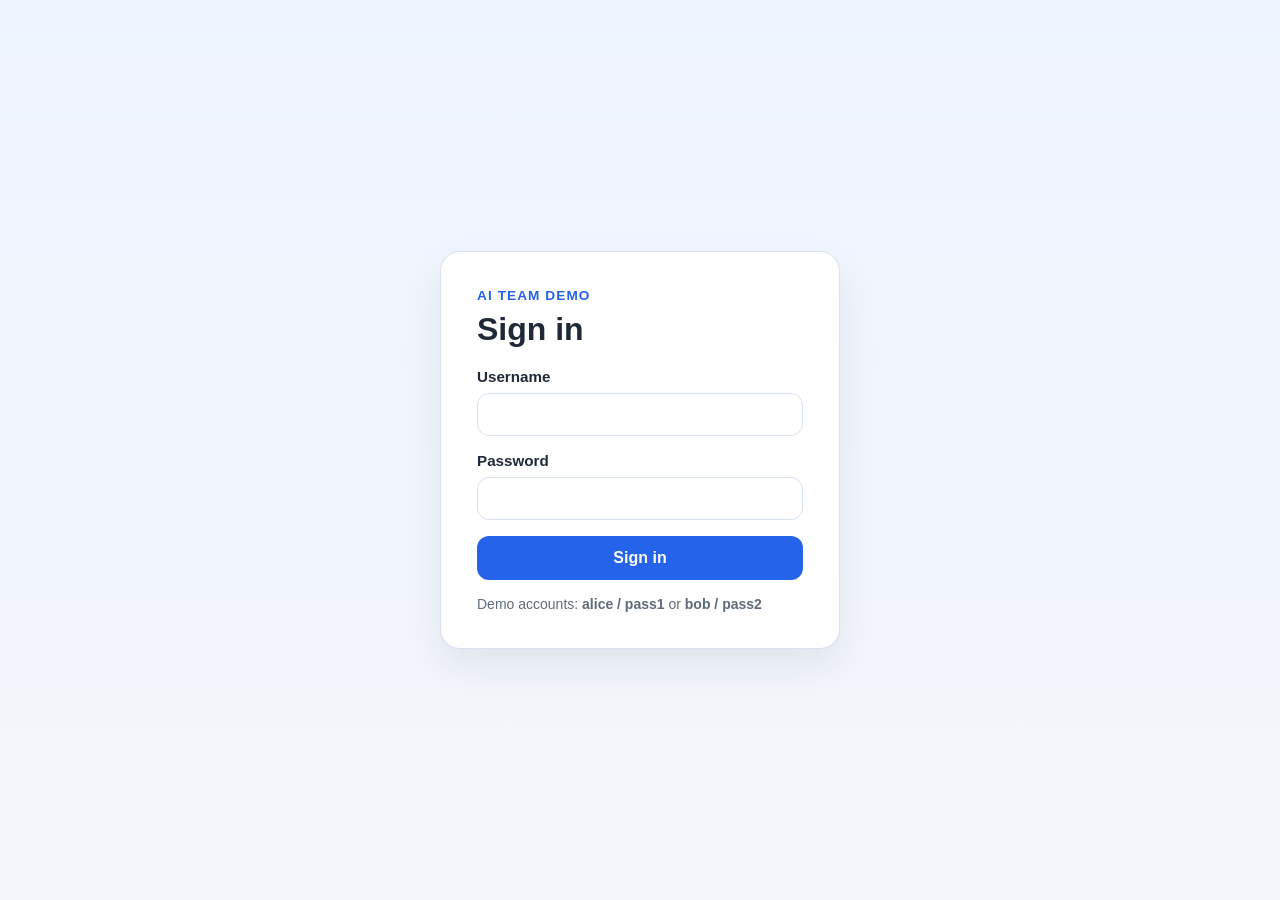
<file: prj/ai-team-demo/index.html>
<!DOCTYPE html>
<html lang="en">
  <head>
    <meta charset="UTF-8" />
    <meta name="viewport" content="width=device-width, initial-scale=1.0" />
    <title>AI Team Demo</title>
    <link rel="stylesheet" href="./styles.css" />
  </head>
  <body>
    <!-- Auth screen -->
    <div id="auth-screen" class="auth-screen hidden">
      <div class="auth-card">
        <p class="eyebrow">AI Team Demo</p>
        <h1>Sign in</h1>
        <form id="login-form" class="auth-form">
          <label>
            Username
            <input id="login-username" name="username" type="text" autocomplete="username" required />
          </label>
          <label>
            Password
            <input id="login-password" name="password" type="password" autocomplete="current-password" required />
          </label>
          <p id="login-error" class="auth-error hidden">Invalid username or password.</p>
          <button type="submit">Sign in</button>
        </form>
        <p class="auth-hint">Demo accounts: <strong>alice / pass1</strong> or <strong>bob / pass2</strong></p>
      </div>
    </div>

    <main class="page hidden">
      <section class="hero">
        <div class="hero-top">
          <div>
            <p class="eyebrow">Demo project</p>
            <h1>AI-supported team delivery board</h1>
          </div>
          <div class="user-bar">
            <span id="user-label" class="user-name"></span>
            <button id="logout-btn" type="button" class="btn-ghost">Sign out</button>
          </div>
        </div>
        <p class="hero-copy">
          A small web demo that shows how a team can capture work items, assign
          ownership, and keep AI-generated work visible and reviewable.
        </p>
      </section>

      <section class="panel controls">
        <div>
          <h2>Add a work item</h2>
          <p>Create a simple task card for the team board.</p>
        </div>
        <form id="task-form" class="task-form">
          <label>
            Title
            <input id="task-title" name="title" type="text" maxlength="60" required />
          </label>
          <label>
            Owner
            <select id="task-owner" name="owner">
              <option value="Human">Human</option>
              <option value="AI">AI</option>
              <option value="Shared">Shared</option>
            </select>
          </label>
          <label>
            Status
            <select id="task-status" name="status">
              <option value="Planned">Planned</option>
              <option value="In Progress">In Progress</option>
              <option value="Ready for Review">Ready for Review</option>
            </select>
          </label>
          <button type="submit">Add item</button>
        </form>
      </section>

      <section class="panel">
        <div class="panel-heading">
          <div>
            <h2>Board</h2>
            <p>Reviewable work with explicit ownership and status.</p>
          </div>
          <div class="board-controls">
            <label class="filter">
              Search
              <input id="search-input" type="search" placeholder="Search tasks…" />
            </label>
            <label class="filter">
              Filter
              <select id="status-filter">
                <option value="All">All</option>
                <option value="Planned">Planned</option>
                <option value="In Progress">In Progress</option>
                <option value="Ready for Review">Ready for Review</option>
              </select>
            </label>
          </div>
        </div>
        <div id="task-list" class="task-list" aria-live="polite"></div>
      </section>

      <section class="panel">
        <div class="panel-heading">
          <div>
            <h2>Activity log</h2>
            <p>Recent actions recorded during this session.</p>
          </div>
        </div>
        <ol id="audit-list" class="audit-list" aria-live="polite"></ol>
      </section>

      <section class="panel highlights">
        <h2>Working agreements</h2>
        <ul>
          <li>Keep AI output in small, reviewable units.</li>
          <li>Use explicit ownership for each work item.</li>
          <li>Require review before completion.</li>
        </ul>
      </section>
    </main>

    <template id="task-template">
      <article class="task-card">
        <div class="task-card__top">
          <span class="badge badge-owner"></span>
          <span class="badge badge-status"></span>
          <button type="button" class="task-delete btn-icon" aria-label="Delete task">✕</button>
        </div>
        <h3 class="task-title"></h3>
        <select class="task-status-select">
          <option value="Planned">Planned</option>
          <option value="In Progress">In Progress</option>
          <option value="Ready for Review">Ready for Review</option>
        </select>
      </article>
    </template>

    <script src="./app.js" type="module"></script>
  </body>
</html>
</file>
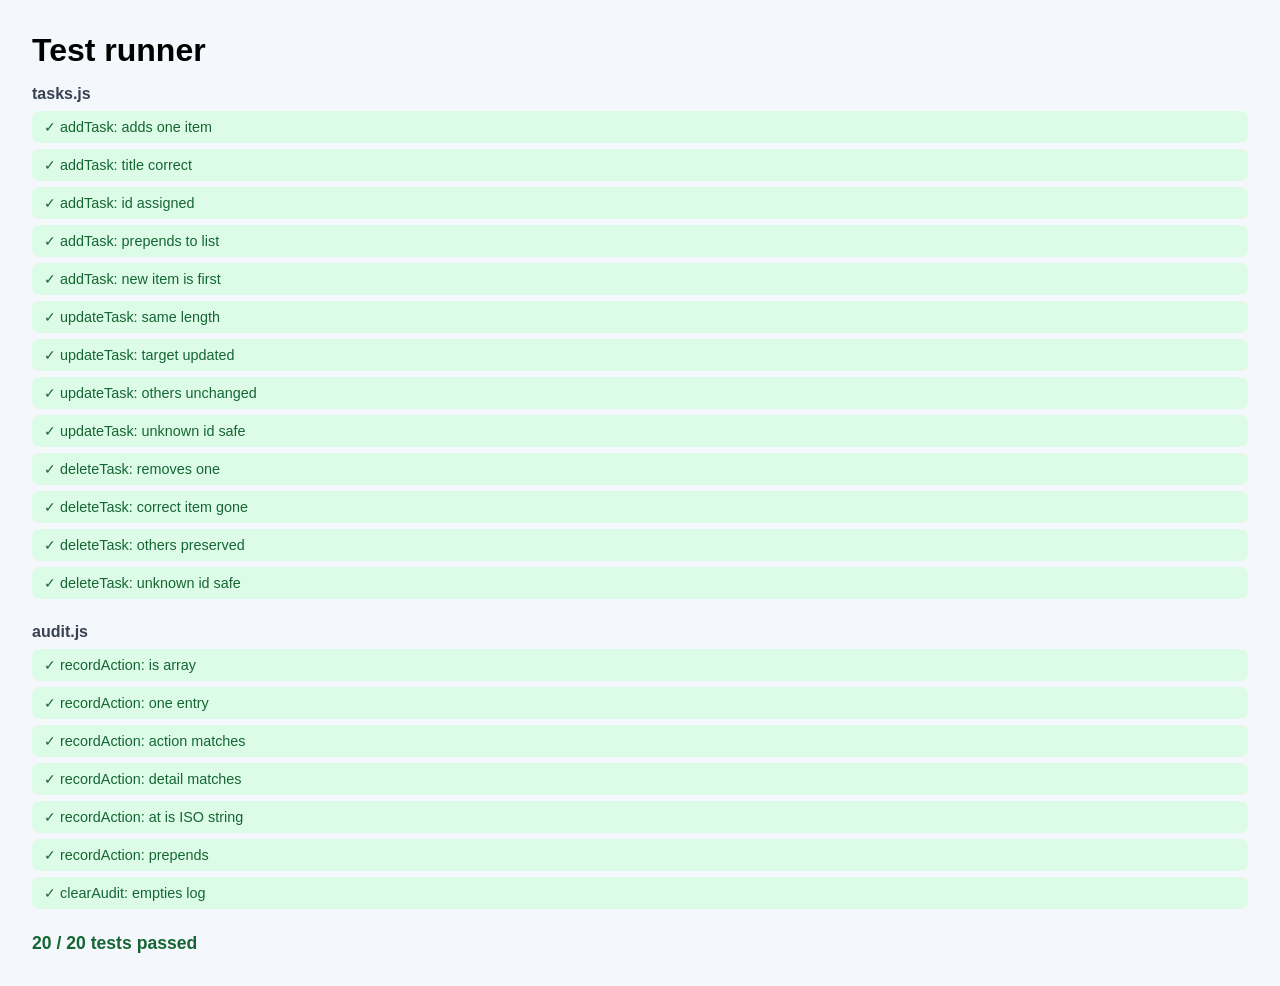
<file: prj/ai-team-demo/tests.html>
<!DOCTYPE html>
<html lang="en">
  <head>
    <meta charset="UTF-8" />
    <title>AI Team Demo — Tests</title>
    <style>
      body { font-family: Arial, sans-serif; margin: 32px; background: #f4f7fb; }
      h1 { margin-bottom: 16px; }
      .suite { margin-bottom: 24px; }
      .suite h2 { font-size: 1rem; margin-bottom: 8px; color: #374151; }
      .result { padding: 8px 12px; border-radius: 8px; margin-bottom: 6px; font-size: 0.9rem; }
      .pass { background: #dcfce7; color: #166534; }
      .fail { background: #fee2e2; color: #991b1b; }
      #summary { font-weight: 700; margin-top: 16px; font-size: 1.1rem; }
    </style>
  </head>
  <body>
    <h1>Test runner</h1>
    <div id="output"></div>
    <p id="summary"></p>
    <script type="module" src="./test-runner.js"></script>
  </body>
</html>
</file>
<file: prj/ai-team-demo/styles.css>
:root {
  color-scheme: light;
  --bg: #f4f7fb;
  --panel: #ffffff;
  --border: #d9e2f1;
  --text: #1f2937;
  --muted: #5f6b7a;
  --accent: #2563eb;
  --accent-soft: #dbeafe;
  --success-soft: #dcfce7;
  --warning-soft: #fef3c7;
  --shadow: 0 18px 40px rgba(15, 23, 42, 0.08);
}

* { box-sizing: border-box; }

body {
  margin: 0;
  font-family: Arial, sans-serif;
  background: linear-gradient(180deg, #eef4ff 0%, var(--bg) 100%);
  color: var(--text);
}

.hidden { display: none !important; }

/* ── Auth ───────────────────────────────────────────────────────── */

.auth-screen {
  display: flex;
  align-items: center;
  justify-content: center;
  min-height: 100vh;
  background: linear-gradient(180deg, #eef4ff 0%, var(--bg) 100%);
}

.auth-card {
  width: min(400px, calc(100% - 32px));
  background: var(--panel);
  border: 1px solid var(--border);
  border-radius: 20px;
  box-shadow: var(--shadow);
  padding: 36px;
}

.auth-card h1 { margin: 0 0 20px; }

.auth-form { display: grid; gap: 16px; }

.auth-error {
  margin: 0;
  color: #b91c1c;
  font-size: 0.9rem;
}

.auth-hint {
  margin: 16px 0 0;
  color: var(--muted);
  font-size: 0.875rem;
}

/* ── Layout ─────────────────────────────────────────────────────── */

.page {
  width: min(1040px, calc(100% - 32px));
  margin: 0 auto;
  padding: 48px 0 64px;
}

.hero, .panel {
  background: var(--panel);
  border: 1px solid var(--border);
  border-radius: 20px;
  box-shadow: var(--shadow);
}

.hero { padding: 36px; margin-bottom: 24px; }
.panel { padding: 24px; margin-bottom: 24px; }

.hero-top {
  display: flex;
  align-items: flex-start;
  justify-content: space-between;
  gap: 16px;
  flex-wrap: wrap;
  margin-bottom: 8px;
}

.user-bar { display: flex; align-items: center; gap: 12px; flex-shrink: 0; }
.user-name { font-weight: 600; color: var(--muted); }

.btn-ghost {
  border: 1px solid var(--border);
  background: transparent;
  color: var(--text);
  padding: 8px 14px;
  font-size: 0.875rem;
  cursor: pointer;
  border-radius: 12px;
}
.btn-ghost:hover { background: var(--bg); }

.eyebrow {
  margin: 0 0 8px;
  color: var(--accent);
  font-size: 0.85rem;
  font-weight: 700;
  letter-spacing: 0.08em;
  text-transform: uppercase;
}

.hero h1, .panel h2 { margin: 0; }
.hero-copy, .panel p, .highlights li { color: var(--muted); }

/* ── Form controls ──────────────────────────────────────────────── */

.controls { display: grid; gap: 20px; align-items: end; }
.task-form, .panel-heading { display: grid; gap: 16px; }
.task-form { grid-template-columns: repeat(auto-fit, minmax(180px, 1fr)); }

label { display: grid; gap: 8px; font-size: 0.95rem; font-weight: 600; }

input, select, button { font: inherit; border-radius: 12px; }

input, select {
  width: 100%;
  padding: 12px 14px;
  border: 1px solid var(--border);
  background: #fff;
}

button {
  border: 0;
  padding: 13px 18px;
  background: var(--accent);
  color: #fff;
  font-weight: 700;
  cursor: pointer;
}

/* ── Board ──────────────────────────────────────────────────────── */

.panel-heading { grid-template-columns: 1fr auto; margin-bottom: 20px; }

.board-controls { display: flex; gap: 12px; flex-wrap: wrap; align-items: end; }

.filter { min-width: 180px; }

.task-list {
  display: grid;
  grid-template-columns: repeat(auto-fit, minmax(220px, 1fr));
  gap: 16px;
}

.task-card {
  padding: 18px;
  border: 1px solid var(--border);
  border-radius: 16px;
  background: #f8fbff;
}

.task-card__top {
  display: flex;
  gap: 8px;
  flex-wrap: wrap;
  align-items: center;
  margin-bottom: 12px;
}

.btn-icon {
  margin-left: auto;
  border: none;
  background: transparent;
  cursor: pointer;
  color: var(--muted);
  font-size: 0.85rem;
  padding: 4px 6px;
  border-radius: 6px;
  line-height: 1;
}
.btn-icon:hover { background: #fee2e2; color: #b91c1c; }

.task-status-select {
  width: 100%;
  margin-top: 10px;
  padding: 8px 10px;
  font-size: 0.875rem;
  border: 1px solid var(--border);
  border-radius: 10px;
  background: #fff;
}

.badge {
  display: inline-flex;
  align-items: center;
  justify-content: center;
  padding: 6px 10px;
  border-radius: 999px;
  font-size: 0.8rem;
  font-weight: 700;
}

.badge-owner                              { background: var(--accent-soft);  color: #1d4ed8; }
.badge-status[data-status="Ready for Review"] { background: var(--warning-soft); color: #92400e; }
.badge-status[data-status="In Progress"]      { background: var(--accent-soft);  color: #1d4ed8; }
.badge-status[data-status="Planned"]          { background: var(--success-soft); color: #166534; }

.task-title { margin: 0; line-height: 1.4; }
.empty-state { margin: 0; color: var(--muted); }

/* ── Audit log ──────────────────────────────────────────────────── */

.audit-list { list-style: none; margin: 0; padding: 0; display: grid; gap: 8px; }

.audit-entry {
  display: flex;
  gap: 8px;
  flex-wrap: wrap;
  align-items: baseline;
  font-size: 0.875rem;
  padding: 8px 12px;
  border-radius: 10px;
  background: var(--bg);
}

.audit-action { font-weight: 700; color: var(--accent); flex-shrink: 0; }
.audit-detail { color: var(--text); flex: 1; }
.audit-time   { color: var(--muted); font-size: 0.8rem; flex-shrink: 0; }

/* ── Misc ───────────────────────────────────────────────────────── */

.highlights ul { margin: 16px 0 0; padding-left: 20px; }

@media (max-width: 700px) {
  .page { width: min(100% - 24px, 1040px); padding-top: 24px; }
  .hero, .panel { padding: 20px; }
  .panel-heading { grid-template-columns: 1fr; }
}
</file>
